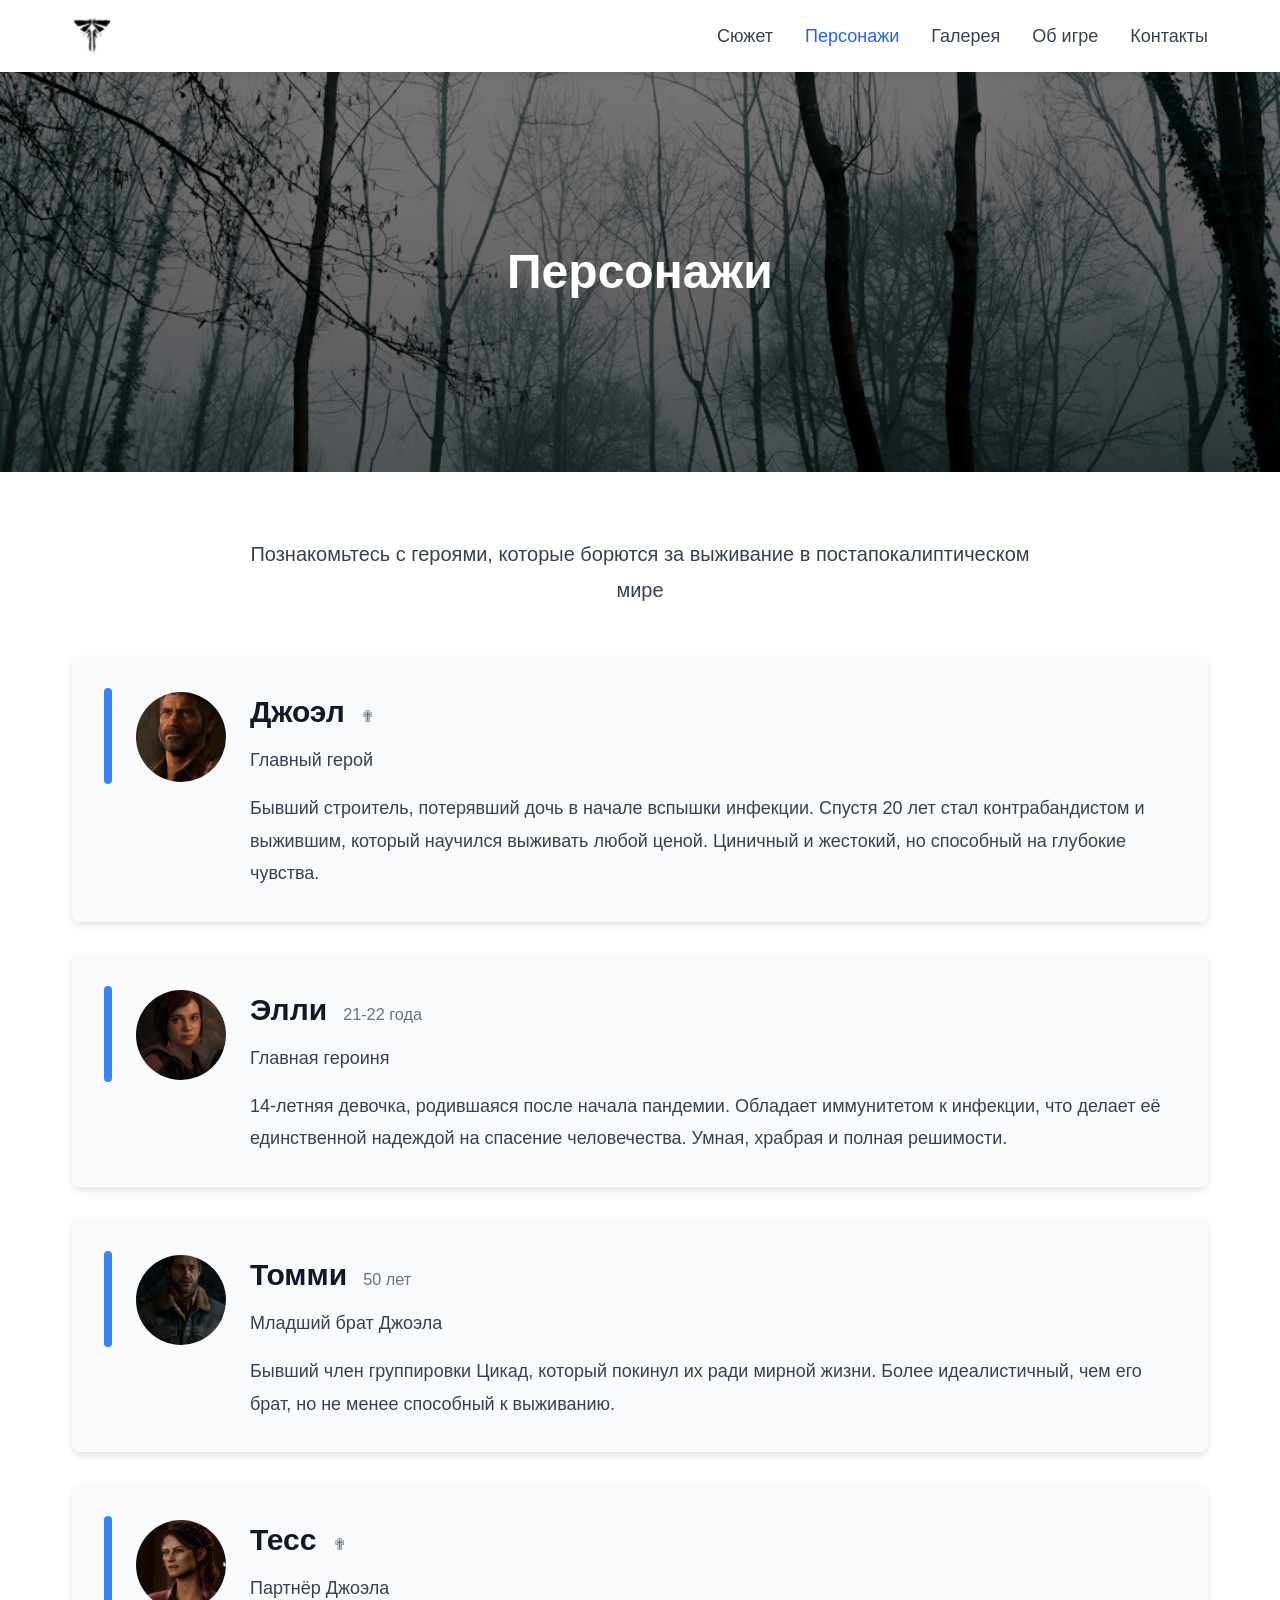
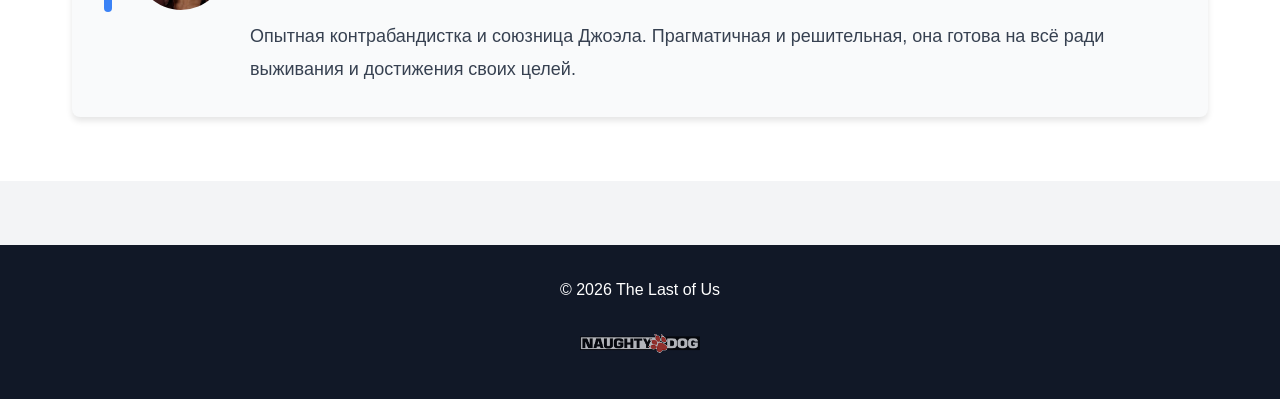
<file: characters.html>
<!DOCTYPE html>
<html lang="ru">
<head>
    <meta charset="UTF-8">
    <meta name="viewport" content="width=device-width, initial-scale=1.0">
    <title>The Last of Us - Персонажи</title>
    <link rel="stylesheet" href="css/characters.css">
</head>
<body>

    <header>
        <nav>
            <a href="index.html" class="logo">
                <img src="img/logo.svg" alt="The Last of Us Logo" width="40" height="40">
            </a>
            <ul class="nav-links">
                <li><a href="story.html">Сюжет</a></li>
                <li><a href="characters.html" class="active">Персонажи</a></li>
                <li><a href="gallery.html">Галерея</a></li>
                <li><a href="about.html">Об игре</a></li>
                <li><a href="contact.html">Контакты</a></li>
            </ul>
            <div class="burger">
                <span></span>
                <span></span>
                <span></span>
            </div>
        </nav>
    </header>

    
    <div class="page-header">
        <img src="img/charachetimage.jpg" alt="Dark Atmosphere">
        <div class="page-header-overlay">
            <h1>Персонажи</h1>
        </div>
    </div>

    
    <div class="content">
        <div class="container">
            <p style="font-size: 1.25rem; color: #374151; margin-bottom: 3rem; text-align: center; max-width: 800px; margin-left: auto; margin-right: auto;">
                Познакомьтесь с героями, которые борются за выживание в постапокалиптическом мире
            </p>

            <div class="characters-grid" id="characters-container">
                
                <!--подгрузка данных с XML файла characters.xml-->
                
            </div>
        </div>
    </div>


    <footer>
        <div class="footer-content">
            <p>&copy; 2026 The Last of Us</p>
            <img src="img/dev.png" alt="Naughty Dog">
        </div>
    </footer>


    <script src="js/menu.js"></script>
    <script src="js/characters.js"></script>
</body>
</html>
</file>
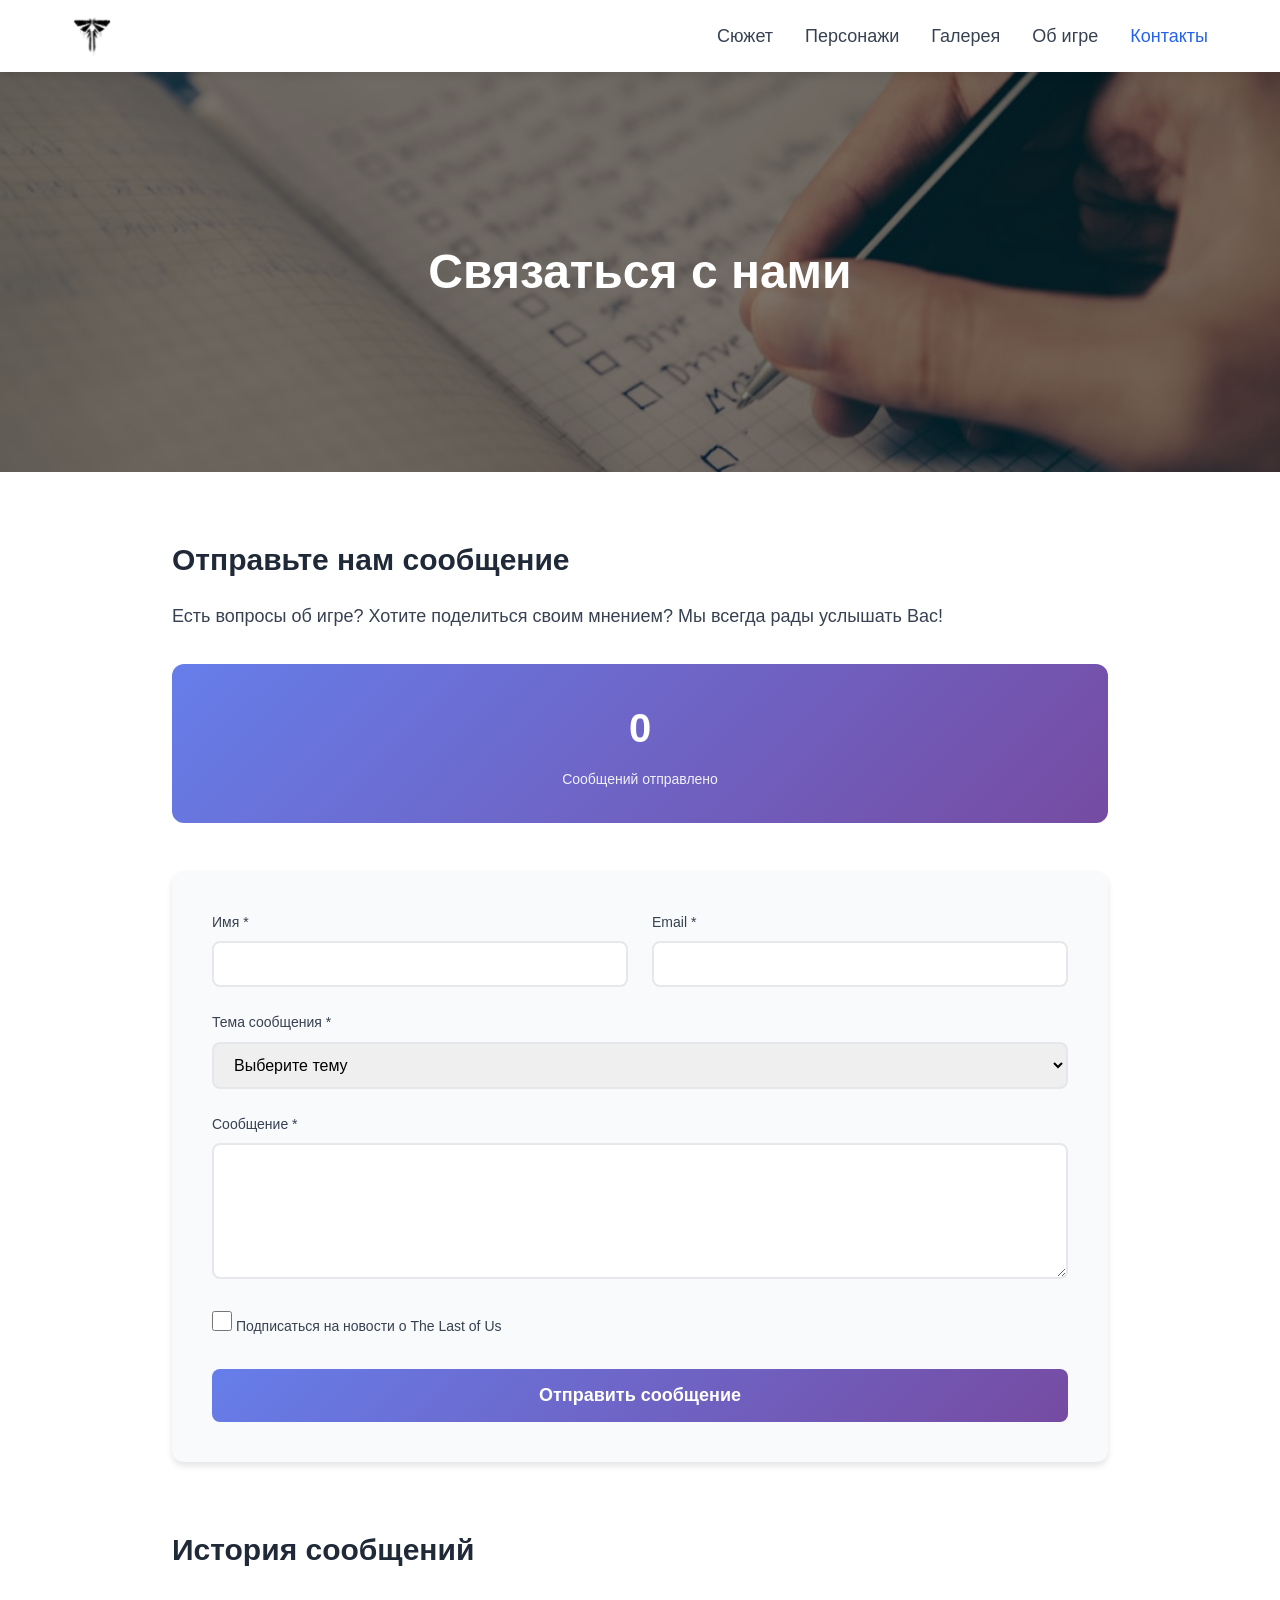
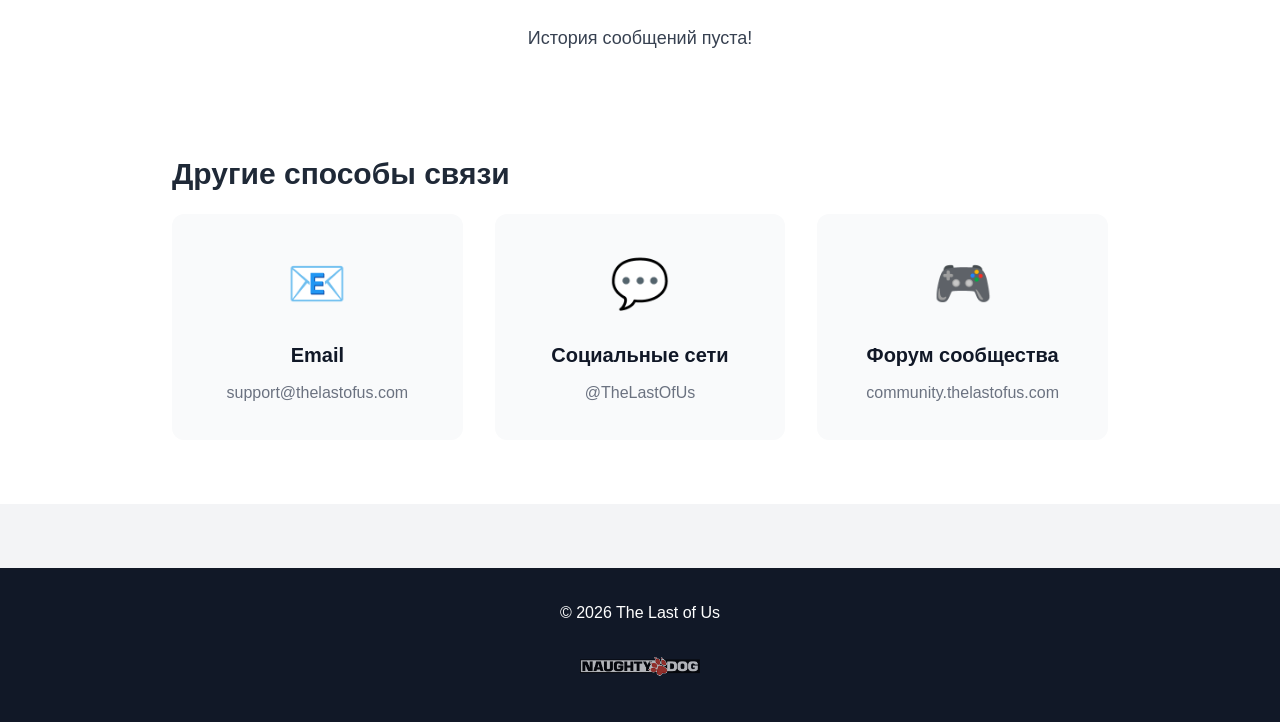
<file: contact.html>
<!DOCTYPE html>
<html lang="ru">
<head>
    <meta charset="UTF-8">
    <meta name="viewport" content="width=device-width, initial-scale=1.0">
    <title>The Last of Us - Связаться с нами</title>
    <link rel="stylesheet" href="css/contact.css">
</head>
<body>
    <header>
        <nav>
            <a href="index.html" class="logo">
                <img src="img/logo.svg" alt="The Last of Us Logo">
            </a>

            <ul class="nav-links">
                <li><a href="story.html">Сюжет</a></li>
                <li><a href="characters.html">Персонажи</a></li>
                <li><a href="gallery.html">Галерея</a></li>
                <li><a href="about.html">Об игре</a></li>
                <li><a href="contact.html" class="active">Контакты</a></li>
            </ul>

            <div class="burger">
                <span></span>
                <span></span>
                <span></span>
            </div>
        </nav>
    </header>

    <div class="page-header">
        <img src="img/wire.png" alt="Contact Us">
        <div class="page-header-overlay">
            <h1>Связаться с нами</h1>
        </div>
    </div>

    <main class="content">
        <div class="content-container">
            <section>
                <h2>Отправьте нам сообщение</h2>

                <p class="contact-description">
                    Есть вопросы об игре? Хотите поделиться своим мнением? Мы всегда рады услышать Вас!
                </p>

                <div class="contact-stats">
                    <div class="stat-item">
                        <div class="stat-number" id="messageCount">0</div>
                        <div class="stat-label">Сообщений отправлено</div>
                    </div>
                </div>

                <form id="contactForm" class="contact-form">
                    <div class="form-row">
                        <div class="form-group">
                            <label for="name">Имя *</label>
                            <input type="text" id="name" name="name" required>
                        </div>

                        <div class="form-group">
                            <label for="email">Email *</label>
                            <input type="email" id="email" name="email" required>
                        </div>
                    </div>

                    <div class="form-group">
                        <label for="subject">Тема сообщения *</label>
                        <select id="subject" name="subject" required>
                            <option value="">Выберите тему</option>
                            <option value="Общий вопрос">Общий вопрос</option>
                            <option value="Вопрос о геймплее">Вопрос о геймплее</option>
                            <option value="Вопрос о сюжете">Вопрос о сюжете</option>
                            <option value="Техническая поддержка">Техническая поддержка</option>
                            <option value="Отзыв об игре">Отзыв об игре</option>
                            <option value="Другое">Другое</option>
                        </select>
                    </div>

                    <div class="form-group">
                        <label for="message">Сообщение *</label>
                        <textarea id="message" name="message" rows="6" required></textarea>
                    </div>

                    <div class="form-group checkbox-group">
                        <label class="checkbox-label">
                            <input type="checkbox" id="newsletter" name="newsletter">
                            <span>Подписаться на новости о The Last of Us</span>
                        </label>
                    </div>

                    <button type="submit" class="btn btn-submit">Отправить сообщение</button>
                </form>
            </section>

            <section class="messages-section">
                <h2>История сообщений</h2>

                <div id="savedMessages" class="saved-messages">
                    <p class="empty-message">История сообщений пуста!</p>
                </div>
            </section>

            <section class="contacts-section">
                <h2>Другие способы связи</h2>

                <div class="contact-info-grid">
                    <div class="contact-info-item">
                        <div class="contact-icon">📧</div>
                        <h3>Email</h3>
                        <p>support@thelastofus.com</p>
                    </div>

                    <div class="contact-info-item">
                        <div class="contact-icon">💬</div>
                        <h3>Социальные сети</h3>
                        <p>@TheLastOfUs</p>
                    </div>

                    <div class="contact-info-item">
                        <div class="contact-icon">🎮</div>
                        <h3>Форум сообщества</h3>
                        <p>community.thelastofus.com</p>
                    </div>
                </div>
            </section>
        </div>
    </main>

    <footer>
        <div class="footer-content">
            <p>&copy; 2026 The Last of Us</p>
            <img src="img/dev.png" alt="Naughty Dog">
        </div>
    </footer>

    <script src="js/menu.js"></script>
    <script src="js/contact.js"></script>
</body>
</html>
</file>
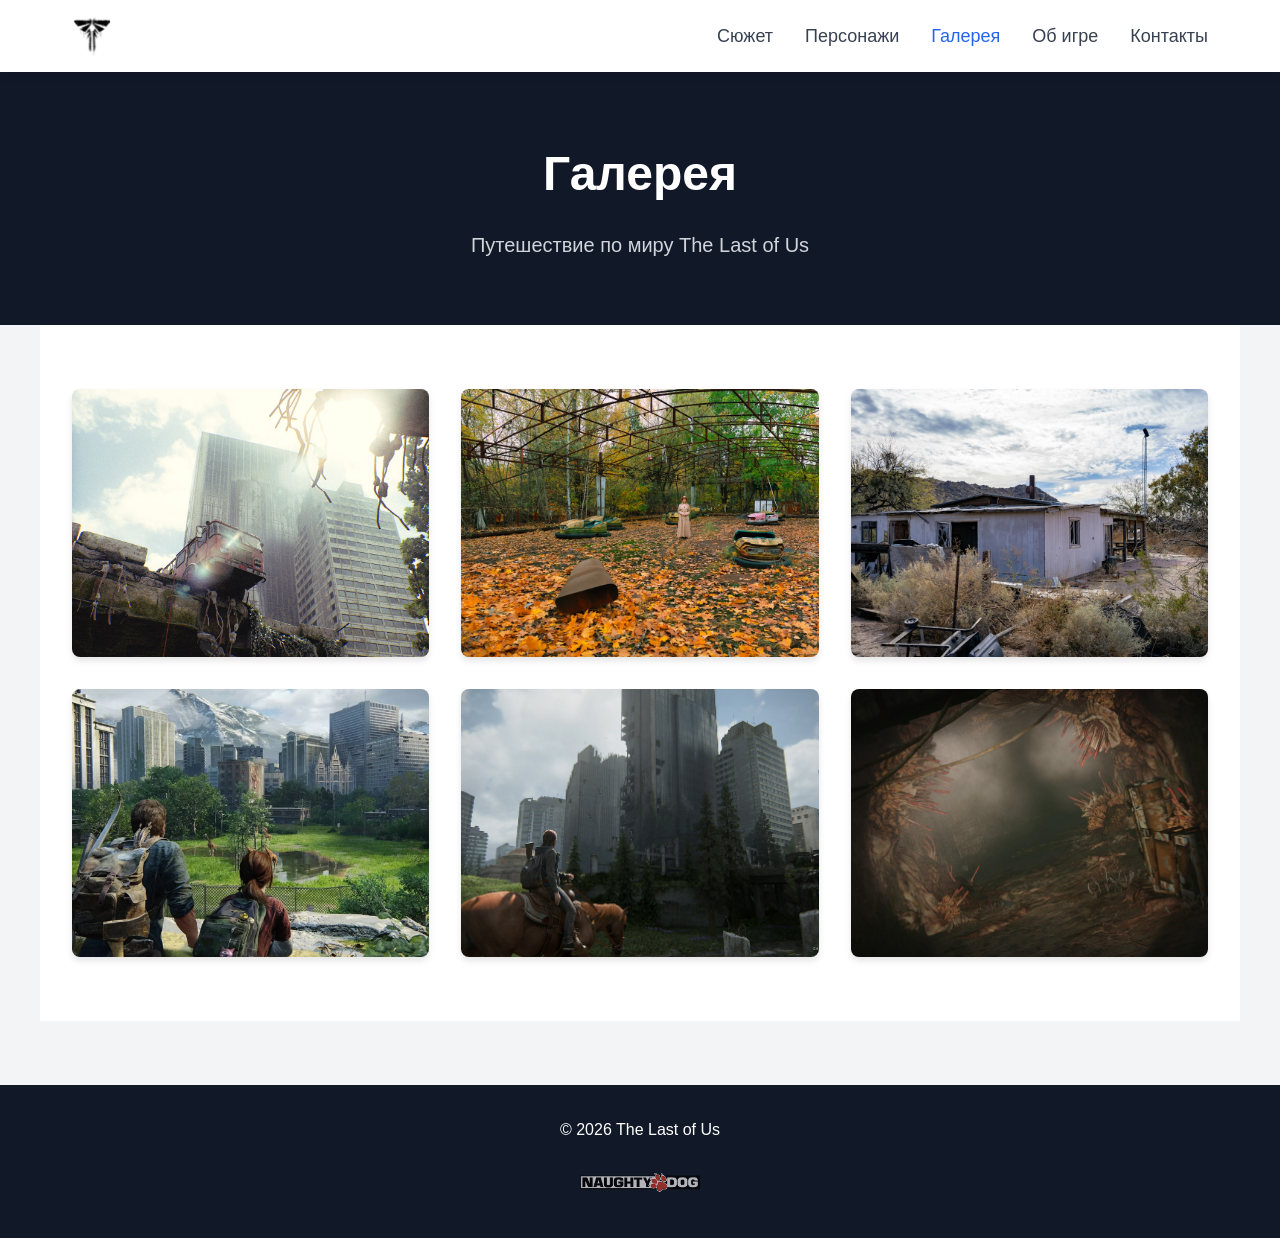
<file: gallery.html>
<!DOCTYPE html>
<html lang="ru">
<head>
    <meta charset="UTF-8">
    <meta name="viewport" content="width=device-width, initial-scale=1.0">
    <title>The Last of Us - Галерея</title>
    <link rel="stylesheet" href="css/gallery.css">
</head>
<body>

    <header>
        <nav>
            <a href="index.html" class="logo">
                <img src="img/logo.svg" alt="The Last of Us Logo" width="40" height="40">
            </a>
            <ul class="nav-links">
                <li><a href="story.html">Сюжет</a></li>
                <li><a href="characters.html">Персонажи</a></li>
                <li><a href="gallery.html" class="active">Галерея</a></li>
                <li><a href="about.html">Об игре</a></li>
                <li><a href="contact.html">Контакты</a></li>
            </ul>
            <div class="burger">
                <span></span>
                <span></span>
                <span></span>
            </div>
        </nav>
    </header>

  
    <div class="gallery-header">
        <h1>Галерея</h1>
        <p>Путешествие по миру The Last of Us</p>
    </div>

    
    <div class="gallery-grid">
        
        <div class="gallery-item">
            <img src="img/gal1.jpg" alt="The Last of Us">
            <div class="gallery-overlay">
                <div>
                    <h2>The Last of Us</h2>
                    <p>Официальный постер игры</p>
                </div>
            </div>
        </div>

        
        <div class="gallery-item">
            <img src="img/gal2.jpg" alt="Заброшенный город">
            <div class="gallery-overlay">
                <div>
                    <h2>Заброшенный город</h2>
                    <p>Природа возвращает свои права</p>
                </div>
            </div>
        </div>

       
        <div class="gallery-item">
            <img src="img/gal3.jpg" alt="Разрушенные здания">
            <div class="gallery-overlay">
                <div>
                    <h2>Разрушенные здания</h2>
                    <p>Следы былой цивилизации</p>
                </div>
            </div>
        </div>

        
        <div class="gallery-item">
            <img src="img/gal7.jpg" alt="Грибковая инфекция">
            <div class="gallery-overlay">
                <div>
                    <h2>Сплоченность</h2>
                    <p>Сплоченность - помощь в выживании</p>
                </div>
            </div>
        </div>

        
        <div class="gallery-item">
            <img src="img/gal8.jpg" alt="Путешествие">
            <div class="gallery-overlay">
                <div>
                    <h2>Путешествие</h2>
                    <p>Долгий путь через всю Америку</p>
                </div>
            </div>
        </div>

        
        <div class="gallery-item">
            <img src="img/gal9.jpg" alt="Темная атмосфера">
            <div class="gallery-overlay">
                <div>
                    <h2>Темная атмосфера</h2>
                    <p>Опасность на каждом шагу</p>
                </div>
            </div>
        </div>
    </div>

    <footer>
        <div class="footer-content">
            <p>&copy; 2026 The Last of Us</p>
            <img src="img/dev.png" alt="Naughty Dog">
        </div>
    </footer>

    <!-- переключалка галареи -->
    <div id="lightboxModal" class="lightbox-modal" aria-hidden="true">
        <button type="button" class="lightbox-close" aria-label="Закрыть">✕</button>
        <button type="button" class="lightbox-nav lightbox-prev" aria-label="Предыдущее фото">‹</button>
        <figure class="lightbox-inner">
            <img id="lightboxImage" class="lightbox-image" alt="" src="[data-uri]">
            <figcaption id="lightboxCaption" class="lightbox-caption"></figcaption>
        </figure>
        <button type="button" class="lightbox-nav lightbox-next" aria-label="Следующее фото">›</button>
    </div>

    <script src="js/menu.js"></script>
</body>
</html>
</file>
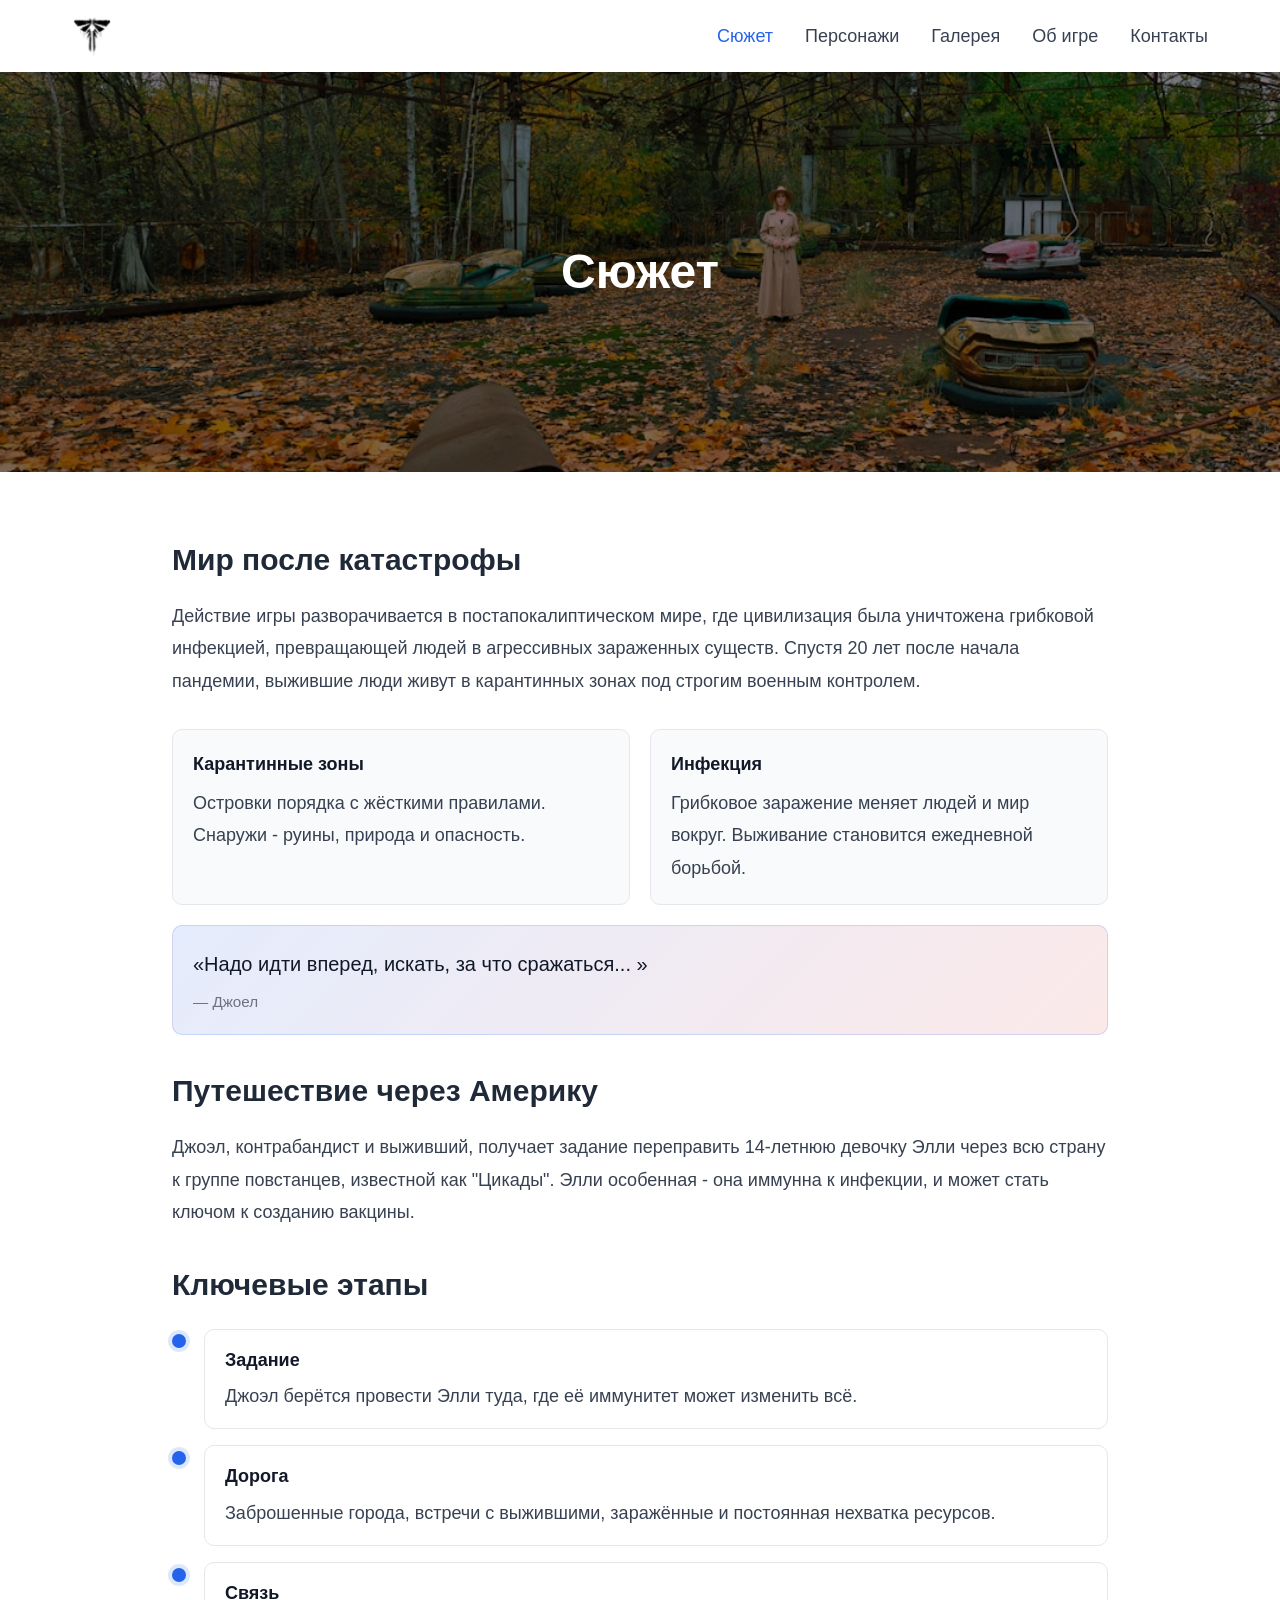
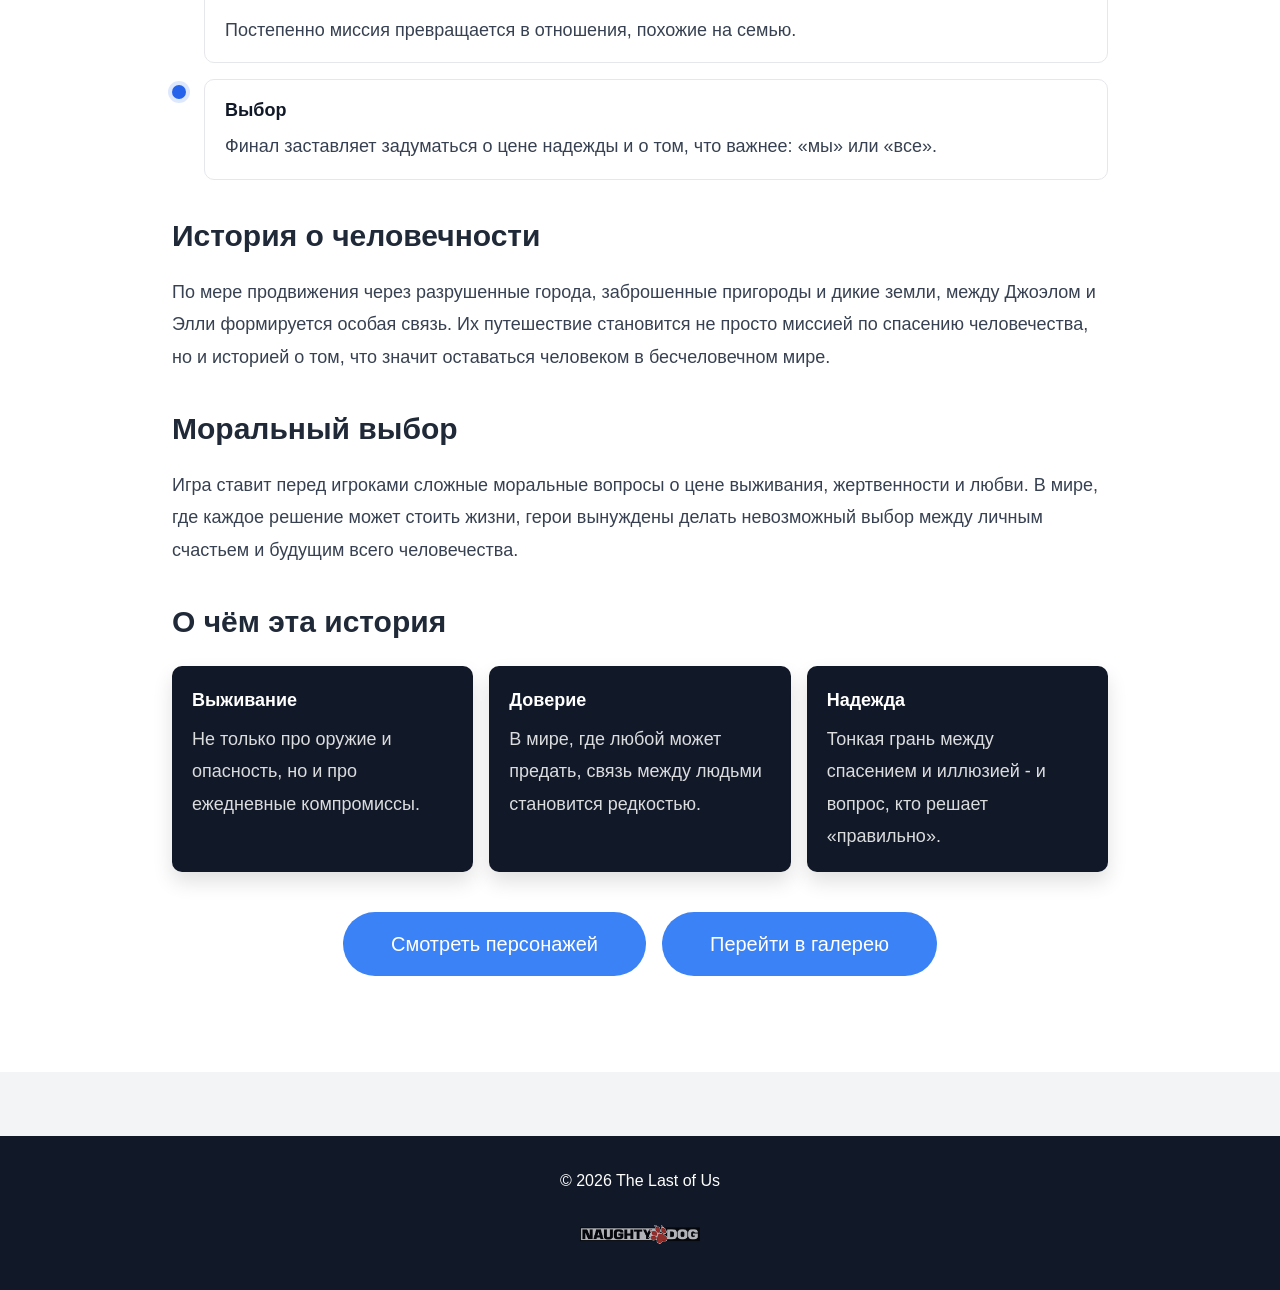
<file: story.html>
<!DOCTYPE html>
<html lang="ru">
<head>
    <meta charset="UTF-8">
    <meta name="viewport" content="width=device-width, initial-scale=1.0">
    <title>The Last of Us - Сюжет</title>
    <link rel="stylesheet" href="css/story.css">
</head>
<body>
    <header>
        <nav>
            <a href="index.html" class="logo">
                <img src="img/logo.svg" alt="The Last of Us Logo" width="40" height="40">
            </a>
            <ul class="nav-links">
                <li><a href="story.html" class="active">Сюжет</a></li>
                <li><a href="characters.html">Персонажи</a></li>
                <li><a href="gallery.html">Галерея</a></li>
                <li><a href="about.html">Об игре</a></li>
                <li><a href="contact.html">Контакты</a></li>
            </ul>
            <div class="burger">
                <span></span>
                <span></span>
                <span></span>
            </div>
        </nav>
    </header>

    <div class="page-header">
        <img src="img/storyimagejpg.jpg" alt="Post-apocalyptic City">
        <div class="page-header-overlay">
            <h1>Сюжет</h1>
        </div>
    </div>

    <div class="content">
        <div class="content-container">
            <section>
                <h2>Мир после катастрофы</h2>
                <p>
                    Действие игры разворачивается в постапокалиптическом мире, где цивилизация была
                    уничтожена грибковой инфекцией, превращающей людей в агрессивных зараженных существ.
                    Спустя 20 лет после начала пандемии, выжившие люди живут в карантинных зонах под
                    строгим военным контролем.
                </p>
            </section>

            <section class="story-split" aria-label="Кратко о мире">
                <div class="story-card">
                    <h3>Карантинные зоны</h3>
                    <p>
                        Островки порядка с жёсткими правилами. Снаружи - руины, природа и опасность.
                    </p>
                </div>
                <div class="story-card">
                    <h3>Инфекция</h3>
                    <p>
                        Грибковое заражение меняет людей и мир вокруг. Выживание становится ежедневной борьбой.
                    </p>
                </div>
                <div class="story-quote" role="note" aria-label="Цитата">
                    <p>«Надо идти вперед, искать, за что сражаться... »</p>
                    <span>— Джоел</span>
                </div>
            </section>

            <section>
                <h2>Путешествие через Америку</h2>
                <p>
                    Джоэл, контрабандист и выживший, получает задание переправить 14-летнюю девочку Элли
                    через всю страну к группе повстанцев, известной как "Цикады". Элли особенная - она
                    иммунна к инфекции, и может стать ключом к созданию вакцины.
                </p>
            </section>

            <section aria-label="Таймлайн путешествия">
                <h2>Ключевые этапы</h2>
                <div class="story-timeline">
                    <div class="story-timeline-item">
                        <div class="story-timeline-dot"></div>
                        <div class="story-timeline-content">
                            <h3>Задание</h3>
                            <p>Джоэл берётся провести Элли туда, где её иммунитет может изменить всё.</p>
                        </div>
                    </div>
                    <div class="story-timeline-item">
                        <div class="story-timeline-dot"></div>
                        <div class="story-timeline-content">
                            <h3>Дорога</h3>
                            <p>Заброшенные города, встречи с выжившими, заражённые и постоянная нехватка ресурсов.</p>
                        </div>
                    </div>
                    <div class="story-timeline-item">
                        <div class="story-timeline-dot"></div>
                        <div class="story-timeline-content">
                            <h3>Связь</h3>
                            <p>Постепенно миссия превращается в отношения, похожие на семью.</p>
                        </div>
                    </div>
                    <div class="story-timeline-item">
                        <div class="story-timeline-dot"></div>
                        <div class="story-timeline-content">
                            <h3>Выбор</h3>
                            <p>Финал заставляет задуматься о цене надежды и о том, что важнее: «мы» или «все».</p>
                        </div>
                    </div>
                </div>
            </section>

            <section>
                <h2>История о человечности</h2>
                <p>
                    По мере продвижения через разрушенные города, заброшенные пригороды и дикие земли,
                    между Джоэлом и Элли формируется особая связь. Их путешествие становится не просто
                    миссией по спасению человечества, но и историей о том, что значит оставаться человеком
                    в бесчеловечном мире.
                </p>
            </section>

            <section>
                <h2>Моральный выбор</h2>
                <p>
                    Игра ставит перед игроками сложные моральные вопросы о цене выживания, жертвенности и
                    любви. В мире, где каждое решение может стоить жизни, герои вынуждены делать
                    невозможный выбор между личным счастьем и будущим всего человечества.
                </p>
            </section>

            <section aria-label="Темы сюжета">
                <h2>О чём эта история</h2>
                <div class="story-themes">
                    <div class="story-theme">
                        <h3>Выживание</h3>
                        <p>Не только про оружие и опасность, но и про ежедневные компромиссы.</p>
                    </div>
                    <div class="story-theme">
                        <h3>Доверие</h3>
                        <p>В мире, где любой может предать, связь между людьми становится редкостью.</p>
                    </div>
                    <div class="story-theme">
                        <h3>Надежда</h3>
                        <p>Тонкая грань между спасением и иллюзией - и вопрос, кто решает «правильно».</p>
                    </div>
                </div>
            </section>

            <section class="story-actions" aria-label="Дальше по сайту">
                <a class="btn story-btn" href="characters.html">Смотреть персонажей</a>
                <a class="btn story-btn" href="gallery.html">Перейти в галерею</a>
            </section>
        </div>
    </div>

    <footer>
        <div class="footer-content">
            <p>&copy; 2026 The Last of Us</p>
            <img src="img/dev.png" alt="Naughty Dog">
        </div>
    </footer>

    <script src="js/menu.js"></script>
</body>
</html>
</file>
<file: css/characters.css>
* {
  margin: 0;
  padding: 0;
  -webkit-box-sizing: border-box;
          box-sizing: border-box;
}

body {
  font-family: -apple-system, BlinkMacSystemFont, "Segoe UI", Roboto, "Helvetica Neue", Arial, sans-serif;
  line-height: 1.6;
  color: #333;
  background-color: #f3f4f6;
}

a {
  text-decoration: none;
  color: inherit;
}

img {
  max-width: 100%;
  height: auto;
  display: block;
}

header {
  background-color: rgba(255, 255, 255, 0.95);
  -webkit-backdrop-filter: blur(10px);
          backdrop-filter: blur(10px);
  -webkit-box-shadow: 0 2px 10px rgba(0, 0, 0, 0.1);
          box-shadow: 0 2px 10px rgba(0, 0, 0, 0.1);
  position: -webkit-sticky;
  position: sticky;
  top: 0;
  z-index: 1000;
}

nav {
  max-width: 1200px;
  margin: 0 auto;
  padding: 1rem 2rem;
  display: -webkit-box;
  display: -ms-flexbox;
  display: flex;
  -webkit-box-pack: justify;
      -ms-flex-pack: justify;
          justify-content: space-between;
  -webkit-box-align: center;
      -ms-flex-align: center;
          align-items: center;
}

.logo {
  display: -webkit-box;
  display: -ms-flexbox;
  display: flex;
  -webkit-box-align: center;
      -ms-flex-align: center;
          align-items: center;
  gap: 1rem;
  -webkit-transition: opacity 0.3s ease, -webkit-transform 0.7s ease;
  transition: opacity 0.3s ease, -webkit-transform 0.7s ease;
  transition: opacity 0.3s ease, transform 0.7s ease;
  transition: opacity 0.3s ease, transform 0.7s ease, -webkit-transform 0.7s ease;
}

.logo:hover {
  opacity: 0.8;
  -webkit-transform: rotate(360deg);
          transform: rotate(360deg);
}

.logo img {
  height: 40px;
  width: 40px;
  -o-object-fit: contain;
     object-fit: contain;
}

.nav-links {
  display: -webkit-box;
  display: -ms-flexbox;
  display: flex;
  gap: 2rem;
  list-style: none;
}

.nav-links a {
  font-size: 1.125rem;
  color: #374151;
  -webkit-transition: color 0.3s;
  transition: color 0.3s;
}

.nav-links a:hover, .nav-links a.active {
  color: #2563eb;
}

footer {
  background-color: #111827;
  color: white;
  padding: 2rem 0;
  margin-top: 4rem;
}

.footer-content {
  max-width: 1200px;
  margin: 0 auto;
  padding: 0 2rem;
  text-align: center;
}

.footer-content p {
  margin-bottom: 1rem;
}

.footer-content img {
  height: 48px;
  opacity: 0.8;
  margin: 0 auto;
}

.container {
  max-width: 1200px;
  margin: 0 auto;
  padding: 0 2rem;
}

.btn {
  display: inline-block;
  background-color: #3b82f6;
  color: white;
  padding: 1rem 3rem;
  border-radius: 9999px;
  font-size: 1.25rem;
  -webkit-transition: background-color 0.3s;
  transition: background-color 0.3s;
  -webkit-transition: -webkit-box-shadow 0.3s;
  transition: -webkit-box-shadow 0.3s;
  transition: box-shadow 0.3s;
  transition: box-shadow 0.3s, -webkit-box-shadow 0.3s;
  border: none;
  cursor: pointer;
}

.btn:hover {
  background-color: #2563eb;
  -webkit-box-shadow: 1.5px 1.5px 10px 0px #1494b1;
          box-shadow: 1.5px 1.5px 10px 0px #1494b1;
}

.page-header {
  position: relative;
  height: 400px;
  overflow: hidden;
}

.page-header img {
  width: 100%;
  height: 100%;
  -o-object-fit: cover;
     object-fit: cover;
}

.page-header-overlay {
  position: absolute;
  inset: 0;
  background-color: rgba(0, 0, 0, 0.5);
  display: -webkit-box;
  display: -ms-flexbox;
  display: flex;
  -webkit-box-align: center;
      -ms-flex-align: center;
          align-items: center;
  -webkit-box-pack: center;
      -ms-flex-pack: center;
          justify-content: center;
}

.page-header h1 {
  color: white;
  font-size: 3rem;
}

.content {
  background-color: white;
  padding: 4rem 0;
}

.content-container {
  max-width: 1000px;
  margin: 0 auto;
  padding: 0 2rem;
}

.content section {
  margin-bottom: 2rem;
}

.content h2 {
  font-size: 1.875rem;
  margin-bottom: 1rem;
  color: #1f2937;
}

.content p {
  font-size: 1.125rem;
  color: #374151;
  line-height: 1.8;
}

.burger {
  display: none;
  -webkit-box-orient: vertical;
  -webkit-box-direction: normal;
      -ms-flex-direction: column;
          flex-direction: column;
  cursor: pointer;
  z-index: 1001;
  gap: 5px;
}

.burger span {
  width: 28px;
  height: 3px;
  background-color: #374151;
  border-radius: 2px;
  -webkit-transition: all 0.3s ease;
  transition: all 0.3s ease;
}

.burger.active span:nth-child(1) {
  -webkit-transform: rotate(45deg) translate(8px, 8px);
          transform: rotate(45deg) translate(8px, 8px);
}

.burger.active span:nth-child(2) {
  opacity: 0;
}

.burger.active span:nth-child(3) {
  -webkit-transform: rotate(-45deg) translate(7px, -7px);
          transform: rotate(-45deg) translate(7px, -7px);
}

.characters-grid {
  display: -ms-grid;
  display: grid;
  gap: 2rem;
}

.character-card {
  background-color: #f9fafb;
  border-radius: 8px;
  padding: 2rem;
  -webkit-box-shadow: 0 4px 6px rgba(0, 0, 0, 0.1);
          box-shadow: 0 4px 6px rgba(0, 0, 0, 0.1);
  -webkit-transition: -webkit-box-shadow 0.3s;
  transition: -webkit-box-shadow 0.3s;
  transition: box-shadow 0.3s;
  transition: box-shadow 0.3s, -webkit-box-shadow 0.3s;
}

.character-card:hover {
  -webkit-box-shadow: 0 10px 20px rgba(0, 0, 0, 0.15);
          box-shadow: 0 10px 20px rgba(0, 0, 0, 0.15);
}

.character-content {
  display: -webkit-box;
  display: -ms-flexbox;
  display: flex;
  gap: 1.5rem;
}

.character-avatar {
  width: 90px;
  height: 90px;
  border-radius: 9999px;
  -o-object-fit: cover;
     object-fit: cover;
  -ms-flex-negative: 0;
      flex-shrink: 0;
  margin-top: 0.25rem;
}

.character-avatar:hover {
  -webkit-transform: scale(1.1);
          transform: scale(1.1);
  -webkit-transition: -webkit-transform 0.3s ease;
  transition: -webkit-transform 0.3s ease;
  transition: transform 0.3s ease;
  transition: transform 0.3s ease, -webkit-transform 0.3s ease;
}

.character-accent {
  -ms-flex-negative: 0;
      flex-shrink: 0;
  width: 8px;
  height: 96px;
  background-color: #3b82f6;
  border-radius: 4px;
}

.character-info {
  -webkit-box-flex: 1;
      -ms-flex: 1;
          flex: 1;
}

.character-header {
  display: -webkit-box;
  display: -ms-flexbox;
  display: flex;
  -webkit-box-align: baseline;
      -ms-flex-align: baseline;
          align-items: baseline;
  gap: 1rem;
  margin-bottom: 0.5rem;
}

.character-header h2 {
  font-size: 1.875rem;
  color: #111827;
  margin: 0;
}

.character-age {
  font-size: 1.015rem;
  color: #6b7280;
}

.character-role {
  color: #2563eb;
  margin-bottom: 1rem;
}

.character-description {
  font-size: 1.125rem;
  color: #374151;
  line-height: 1.8;
}

@media (max-width: 768px) {
  .lightbox-nav {
    width: 44px;
    height: 44px;
    font-size: 1.75rem;
  }
}

@media (max-width: 768px) {
  .burger {
    display: -webkit-box;
    display: -ms-flexbox;
    display: flex;
  }
  .nav-links {
    display: none !important;
    position: fixed;
    right: -100%;
    top: 0;
    -webkit-box-orient: vertical;
    -webkit-box-direction: normal;
        -ms-flex-direction: column;
            flex-direction: column;
    background-color: rgba(255, 255, 255, 0.98);
    -webkit-backdrop-filter: blur(10px);
            backdrop-filter: blur(10px);
    width: 70%;
    max-width: 300px;
    height: 100vh;
    padding: 5rem 2rem 2rem;
    gap: 2rem;
    -webkit-transition: right 0.3s ease;
    transition: right 0.3s ease;
    -webkit-box-shadow: -5px 0 20px rgba(0, 0, 0, 0.1);
            box-shadow: -5px 0 20px rgba(0, 0, 0, 0.1);
  }
  .nav-links.active {
    display: -webkit-box !important;
    display: -ms-flexbox !important;
    display: flex !important;
    right: 0;
  }
  .nav-links a {
    font-size: 1.25rem;
    padding: 0.75rem 0;
    border-bottom: 1px solid #e5e7eb;
  }
  .hero-content h1 {
    font-size: 2rem;
  }
  .hero-content p {
    font-size: 1.125rem;
  }
  .hero-content .subtitle {
    font-size: 1rem;
  }
  .page-header h1 {
    font-size: 2rem;
  }
  .gallery-grid {
    -ms-grid-columns: 1fr;
        grid-template-columns: 1fr;
  }
  .hero-icon-1,
  .hero-icon-2,
  .hero-icon-3 {
    display: none;
  }
  nav {
    padding: 1rem 1.5rem;
  }
  .container,
  .content-container {
    padding: 0 1.5rem;
  }
  .story-split {
    -ms-grid-columns: 1fr;
        grid-template-columns: 1fr;
  }
  .story-themes {
    display: -ms-grid;
    display: grid;
    -ms-grid-columns: 1fr;
        grid-template-columns: 1fr;
    gap: 1rem;
    margin-top: 1.25rem;
  }
  .character-content {
    -webkit-box-orient: vertical;
    -webkit-box-direction: normal;
        -ms-flex-direction: column;
            flex-direction: column;
  }
  .character-accent {
    width: 100%;
    height: 6px;
  }
  .character-avatar {
    margin-top: -0.25rem;
    margin-bottom: 0.5rem;
  }
  .info-grid {
    -ms-grid-columns: 1fr;
        grid-template-columns: 1fr;
  }
  .about-screenshots {
    -ms-grid-columns: 1fr 1fr;
        grid-template-columns: 1fr 1fr;
  }
  .about-req {
    -ms-grid-columns: 1fr;
        grid-template-columns: 1fr;
  }
  .video-placeholder h3,
  .video-placeholder p {
    display: none;
  }
  .play-icon {
    width: 96px;
    height: 96px;
    margin: 0 0 0;
    opacity: 0.5;
    cursor: pointer;
  }
  h2 {
    text-align: center;
  }
  .page-header {
    height: 300px;
  }
  .page-header h1 {
    font-size: 2rem;
  }
  .content-container {
    padding: 0 1.5rem;
  }
  .contact-form {
    padding: 1.5rem;
  }
  .form-row {
    -ms-grid-columns: 1fr;
        grid-template-columns: 1fr;
  }
  .contact-info-grid {
    -ms-grid-columns: 1fr;
        grid-template-columns: 1fr;
  }
  .stat-number {
    font-size: 2rem;
  }
}

@media (max-width: 1024px) and (min-width: 768px) {
  .burger {
    display: -webkit-box;
    display: -ms-flexbox;
    display: flex;
  }
  .nav-links {
    display: none;
    position: fixed;
    right: -100%;
    top: 0;
    -webkit-box-orient: vertical;
    -webkit-box-direction: normal;
        -ms-flex-direction: column;
            flex-direction: column;
    background-color: rgba(255, 255, 255, 0.98);
    -webkit-backdrop-filter: blur(10px);
            backdrop-filter: blur(10px);
    width: 50%;
    max-width: 350px;
    height: 100vh;
    padding: 5rem 3rem 2rem;
    gap: 2rem;
    -webkit-transition: right 0.3s ease;
    transition: right 0.3s ease;
    -webkit-box-shadow: -5px 0 20px rgba(0, 0, 0, 0.1);
            box-shadow: -5px 0 20px rgba(0, 0, 0, 0.1);
  }
  .nav-links.active {
    display: -webkit-box;
    display: -ms-flexbox;
    display: flex;
    right: 0;
  }
  .nav-links a {
    font-size: 1.375rem;
    padding: 1rem 0;
    border-bottom: 1px solid #e5e7eb;
  }
}
/*# sourceMappingURL=characters.css.map */
</file>
<file: css/contact.css>
/* Base */
* {
  margin: 0;
  padding: 0;
  -webkit-box-sizing: border-box;
          box-sizing: border-box;
}

body {
  font-family: -apple-system, BlinkMacSystemFont, "Segoe UI", Roboto, "Helvetica Neue", Arial, sans-serif;
  line-height: 1.6;
  color: #333;
  background-color: #f3f4f6;
}

a {
  text-decoration: none;
  color: inherit;
}

img {
  max-width: 100%;
  height: auto;
  display: block;
}

header {
  background-color: rgba(255, 255, 255, 0.95);
  -webkit-backdrop-filter: blur(10px);
          backdrop-filter: blur(10px);
  -webkit-box-shadow: 0 2px 10px rgba(0, 0, 0, 0.1);
          box-shadow: 0 2px 10px rgba(0, 0, 0, 0.1);
  position: -webkit-sticky;
  position: sticky;
  top: 0;
  z-index: 1000;
}

nav {
  max-width: 1200px;
  margin: 0 auto;
  padding: 1rem 2rem;
  display: -webkit-box;
  display: -ms-flexbox;
  display: flex;
  -webkit-box-pack: justify;
      -ms-flex-pack: justify;
          justify-content: space-between;
  -webkit-box-align: center;
      -ms-flex-align: center;
          align-items: center;
}

.logo {
  display: -webkit-box;
  display: -ms-flexbox;
  display: flex;
  -webkit-box-align: center;
      -ms-flex-align: center;
          align-items: center;
  gap: 1rem;
  -webkit-transition: opacity 0.3s ease, -webkit-transform 0.7s ease;
  transition: opacity 0.3s ease, -webkit-transform 0.7s ease;
  transition: opacity 0.3s ease, transform 0.7s ease;
  transition: opacity 0.3s ease, transform 0.7s ease, -webkit-transform 0.7s ease;
}

.logo:hover {
  opacity: 0.8;
  -webkit-transform: rotate(360deg);
          transform: rotate(360deg);
}

.logo img {
  height: 40px;
  width: 40px;
  -o-object-fit: contain;
     object-fit: contain;
}

.nav-links {
  display: -webkit-box;
  display: -ms-flexbox;
  display: flex;
  gap: 2rem;
  list-style: none;
}

.nav-links a {
  font-size: 1.125rem;
  color: #374151;
  -webkit-transition: color 0.3s;
  transition: color 0.3s;
}

.nav-links a:hover, .nav-links a.active {
  color: #2563eb;
}

.burger {
  display: none;
  -webkit-box-orient: vertical;
  -webkit-box-direction: normal;
      -ms-flex-direction: column;
          flex-direction: column;
  cursor: pointer;
  z-index: 1001;
  gap: 5px;
}

.burger span {
  width: 28px;
  height: 3px;
  background-color: #374151;
  border-radius: 2px;
  -webkit-transition: all 0.3s ease;
  transition: all 0.3s ease;
}

.burger.active span:nth-child(1) {
  -webkit-transform: rotate(45deg) translate(8px, 8px);
          transform: rotate(45deg) translate(8px, 8px);
}

.burger.active span:nth-child(2) {
  opacity: 0;
}

.burger.active span:nth-child(3) {
  -webkit-transform: rotate(-45deg) translate(7px, -7px);
          transform: rotate(-45deg) translate(7px, -7px);
}

.page-header {
  position: relative;
  height: 400px;
  overflow: hidden;
}

.page-header img {
  width: 100%;
  height: 100%;
  -o-object-fit: cover;
     object-fit: cover;
}

.page-header h1 {
  color: white;
  font-size: 3rem;
}

.page-header-overlay {
  position: absolute;
  inset: 0;
  background-color: rgba(0, 0, 0, 0.5);
  display: -webkit-box;
  display: -ms-flexbox;
  display: flex;
  -webkit-box-align: center;
      -ms-flex-align: center;
          align-items: center;
  -webkit-box-pack: center;
      -ms-flex-pack: center;
          justify-content: center;
}

.content {
  background-color: white;
  padding: 4rem 0;
}

.content h2 {
  font-size: 1.875rem;
  margin-bottom: 1rem;
  color: #1f2937;
}

.content p {
  font-size: 1.125rem;
  color: #374151;
  line-height: 1.8;
}

.content-container {
  max-width: 1000px;
  margin: 0 auto;
  padding: 0 2rem;
}

.contact-description {
  margin-bottom: 2rem;
  color: #6b7280;
}

.contact-stats {
  display: -ms-grid;
  display: grid;
  -ms-grid-columns: 1fr;
      grid-template-columns: 1fr;
  gap: 1.5rem;
  margin-bottom: 3rem;
  padding: 2rem;
  background: linear-gradient(135deg, #667eea 0%, #764ba2 100%);
  border-radius: 12px;
}

.stat-item {
  text-align: center;
  color: white;
}

.stat-number {
  font-size: 2.5rem;
  font-weight: bold;
  margin-bottom: 0.5rem;
}

.stat-label {
  font-size: 0.875rem;
  opacity: 0.9;
}

.contact-form {
  background-color: #f9fafb;
  padding: 2.5rem;
  border-radius: 12px;
  -webkit-box-shadow: 0 4px 6px rgba(0, 0, 0, 0.1);
          box-shadow: 0 4px 6px rgba(0, 0, 0, 0.1);
}

.form-row {
  display: -ms-grid;
  display: grid;
  -ms-grid-columns: (1fr)[2];
      grid-template-columns: repeat(2, 1fr);
  gap: 1.5rem;
}

.form-group {
  margin-bottom: 1.5rem;
}

.form-group label {
  display: block;
  margin-bottom: 0.5rem;
  color: #374151;
  font-weight: 500;
  font-size: 0.875rem;
}

.form-group input,
.form-group select,
.form-group textarea {
  width: 100%;
  padding: 0.75rem 1rem;
  border: 2px solid #e5e7eb;
  border-radius: 8px;
  font-size: 1rem;
  font-family: inherit;
  -webkit-transition: 0.3s;
  transition: 0.3s;
}

.form-group input:focus,
.form-group select:focus,
.form-group textarea:focus {
  outline: none;
  border-color: #3b82f6;
  -webkit-box-shadow: 0 0 0 3px rgba(59, 130, 246, 0.1);
          box-shadow: 0 0 0 3px rgba(59, 130, 246, 0.1);
}

.form-group textarea {
  resize: vertical;
  min-height: 120px;
}

.checkbox-group {
  margin-bottom: 2rem;
}

.checkbox-label {
  display: -webkit-box;
  display: -ms-flexbox;
  display: flex;
  -webkit-box-align: center;
      -ms-flex-align: center;
          align-items: center;
  gap: 0.75rem;
  cursor: pointer;
}

.checkbox-label input {
  width: 1.25rem;
  height: 1.25rem;
  cursor: pointer;
}

.btn {
  display: inline-block;
  border: none;
  cursor: pointer;
}

.btn-submit {
  width: 100%;
  background: linear-gradient(135deg, #667eea 0%, #764ba2 100%);
  color: white;
  padding: 1rem 2rem;
  border-radius: 8px;
  font-size: 1.125rem;
  font-weight: 600;
  -webkit-transition: 0.2s;
  transition: 0.2s;
}

.btn-submit:hover {
  -webkit-transform: translateY(-2px);
          transform: translateY(-2px);
  -webkit-box-shadow: 0 10px 20px rgba(102, 126, 234, 0.3);
          box-shadow: 0 10px 20px rgba(102, 126, 234, 0.3);
}

.messages-section {
  margin-top: 4rem;
}

.saved-messages {
  display: -ms-grid;
  display: grid;
  gap: 1.5rem;
}

.empty-message {
  color: #6b7280;
  text-align: center;
  padding: 2rem;
}

.message-card {
  background-color: #f9fafb;
  border-left: 4px solid #3b82f6;
  border-radius: 8px;
  padding: 1.5rem;
  -webkit-box-shadow: 0 2px 4px rgba(0, 0, 0, 0.05);
          box-shadow: 0 2px 4px rgba(0, 0, 0, 0.05);
}

.message-card h3 {
  font-size: 1.25rem;
  color: #111827;
  margin-bottom: 0.25rem;
}

.message-email {
  font-size: 0.875rem;
  color: #6b7280;
  margin-bottom: 1rem;
}

.message-subject {
  display: inline-block;
  background-color: #3b82f6;
  color: white;
  padding: 0.25rem 0.75rem;
  border-radius: 999px;
  font-size: 0.75rem;
  font-weight: 500;
  margin-bottom: 1rem;
}

.message-text {
  color: #374151;
  line-height: 1.7;
  word-break: break-word;
}

.newsletter-badge {
  display: inline-block;
  background-color: #10b981;
  color: white;
  padding: 0.25rem 0.75rem;
  border-radius: 999px;
  font-size: 0.75rem;
  font-weight: 500;
  margin-top: 1rem;
}

.contacts-section {
  margin-top: 4rem;
}

.contact-info-grid {
  display: -ms-grid;
  display: grid;
  -ms-grid-columns: (1fr)[3];
      grid-template-columns: repeat(3, 1fr);
  gap: 2rem;
}

.contact-info-item {
  background-color: #f9fafb;
  padding: 2rem;
  border-radius: 12px;
  text-align: center;
  -webkit-transition: 0.3s;
  transition: 0.3s;
}

.contact-info-item:hover {
  -webkit-transform: translateY(-5px);
          transform: translateY(-5px);
  -webkit-box-shadow: 0 10px 20px rgba(0, 0, 0, 0.1);
          box-shadow: 0 10px 20px rgba(0, 0, 0, 0.1);
}

.contact-info-item h3 {
  font-size: 1.25rem;
  color: #111827;
  margin-bottom: 0.5rem;
}

.contact-info-item p {
  color: #6b7280;
  font-size: 1rem;
}

.contact-icon {
  font-size: 3rem;
  margin-bottom: 1rem;
}

footer {
  background-color: #111827;
  color: white;
  padding: 2rem 0;
  margin-top: 4rem;
}

.footer-content {
  max-width: 1200px;
  margin: 0 auto;
  padding: 0 2rem;
  text-align: center;
}

.footer-content p {
  margin-bottom: 1rem;
}

.footer-content img {
  height: 48px;
  opacity: 0.8;
  margin: 0 auto;
}

@media (max-width: 768px) {
  .lightbox-nav {
    width: 44px;
    height: 44px;
    font-size: 1.75rem;
  }
}

@media (max-width: 768px) {
  .burger {
    display: -webkit-box;
    display: -ms-flexbox;
    display: flex;
  }
  .nav-links {
    display: none !important;
    position: fixed;
    right: -100%;
    top: 0;
    -webkit-box-orient: vertical;
    -webkit-box-direction: normal;
        -ms-flex-direction: column;
            flex-direction: column;
    background-color: rgba(255, 255, 255, 0.98);
    -webkit-backdrop-filter: blur(10px);
            backdrop-filter: blur(10px);
    width: 70%;
    max-width: 300px;
    height: 100vh;
    padding: 5rem 2rem 2rem;
    gap: 2rem;
    -webkit-transition: right 0.3s ease;
    transition: right 0.3s ease;
    -webkit-box-shadow: -5px 0 20px rgba(0, 0, 0, 0.1);
            box-shadow: -5px 0 20px rgba(0, 0, 0, 0.1);
  }
  .nav-links.active {
    display: -webkit-box !important;
    display: -ms-flexbox !important;
    display: flex !important;
    right: 0;
  }
  .nav-links a {
    font-size: 1.25rem;
    padding: 0.75rem 0;
    border-bottom: 1px solid #e5e7eb;
  }
  .hero-content h1 {
    font-size: 2rem;
  }
  .hero-content p {
    font-size: 1.125rem;
  }
  .hero-content .subtitle {
    font-size: 1rem;
  }
  .page-header h1 {
    font-size: 2rem;
  }
  .gallery-grid {
    -ms-grid-columns: 1fr;
        grid-template-columns: 1fr;
  }
  .hero-icon-1,
  .hero-icon-2,
  .hero-icon-3 {
    display: none;
  }
  nav {
    padding: 1rem 1.5rem;
  }
  .container,
  .content-container {
    padding: 0 1.5rem;
  }
  .story-split {
    -ms-grid-columns: 1fr;
        grid-template-columns: 1fr;
  }
  .story-themes {
    display: -ms-grid;
    display: grid;
    -ms-grid-columns: 1fr;
        grid-template-columns: 1fr;
    gap: 1rem;
    margin-top: 1.25rem;
  }
  .character-content {
    -webkit-box-orient: vertical;
    -webkit-box-direction: normal;
        -ms-flex-direction: column;
            flex-direction: column;
  }
  .character-accent {
    width: 100%;
    height: 6px;
  }
  .character-avatar {
    margin-top: -0.25rem;
    margin-bottom: 0.5rem;
  }
  .info-grid {
    -ms-grid-columns: 1fr;
        grid-template-columns: 1fr;
  }
  .about-screenshots {
    -ms-grid-columns: 1fr 1fr;
        grid-template-columns: 1fr 1fr;
  }
  .about-req {
    -ms-grid-columns: 1fr;
        grid-template-columns: 1fr;
  }
  .video-placeholder h3,
  .video-placeholder p {
    display: none;
  }
  .play-icon {
    width: 96px;
    height: 96px;
    margin: 0 0 0;
    opacity: 0.5;
    cursor: pointer;
  }
  h2 {
    text-align: center;
  }
  .page-header {
    height: 300px;
  }
  .page-header h1 {
    font-size: 2rem;
  }
  .content-container {
    padding: 0 1.5rem;
  }
  .contact-form {
    padding: 1.5rem;
  }
  .form-row {
    -ms-grid-columns: 1fr;
        grid-template-columns: 1fr;
  }
  .contact-info-grid {
    -ms-grid-columns: 1fr;
        grid-template-columns: 1fr;
  }
  .stat-number {
    font-size: 2rem;
  }
}

@media (max-width: 1024px) and (min-width: 768px) {
  .burger {
    display: -webkit-box;
    display: -ms-flexbox;
    display: flex;
  }
  .nav-links {
    display: none;
    position: fixed;
    right: -100%;
    top: 0;
    -webkit-box-orient: vertical;
    -webkit-box-direction: normal;
        -ms-flex-direction: column;
            flex-direction: column;
    background-color: rgba(255, 255, 255, 0.98);
    -webkit-backdrop-filter: blur(10px);
            backdrop-filter: blur(10px);
    width: 50%;
    max-width: 350px;
    height: 100vh;
    padding: 5rem 3rem 2rem;
    gap: 2rem;
    -webkit-transition: right 0.3s ease;
    transition: right 0.3s ease;
    -webkit-box-shadow: -5px 0 20px rgba(0, 0, 0, 0.1);
            box-shadow: -5px 0 20px rgba(0, 0, 0, 0.1);
  }
  .nav-links.active {
    display: -webkit-box;
    display: -ms-flexbox;
    display: flex;
    right: 0;
  }
  .nav-links a {
    font-size: 1.375rem;
    padding: 1rem 0;
    border-bottom: 1px solid #e5e7eb;
  }
}
/*# sourceMappingURL=contact.css.map */
</file>
<file: css/gallery.css>
* {
  margin: 0;
  padding: 0;
  -webkit-box-sizing: border-box;
          box-sizing: border-box;
}

body {
  font-family: -apple-system, BlinkMacSystemFont, "Segoe UI", Roboto, "Helvetica Neue", Arial, sans-serif;
  line-height: 1.6;
  color: #333;
  background-color: #f3f4f6;
}

a {
  text-decoration: none;
  color: inherit;
}

img {
  max-width: 100%;
  height: auto;
  display: block;
}

header {
  background-color: rgba(255, 255, 255, 0.95);
  -webkit-backdrop-filter: blur(10px);
          backdrop-filter: blur(10px);
  -webkit-box-shadow: 0 2px 10px rgba(0, 0, 0, 0.1);
          box-shadow: 0 2px 10px rgba(0, 0, 0, 0.1);
  position: -webkit-sticky;
  position: sticky;
  top: 0;
  z-index: 1000;
}

nav {
  max-width: 1200px;
  margin: 0 auto;
  padding: 1rem 2rem;
  display: -webkit-box;
  display: -ms-flexbox;
  display: flex;
  -webkit-box-pack: justify;
      -ms-flex-pack: justify;
          justify-content: space-between;
  -webkit-box-align: center;
      -ms-flex-align: center;
          align-items: center;
}

.logo {
  display: -webkit-box;
  display: -ms-flexbox;
  display: flex;
  -webkit-box-align: center;
      -ms-flex-align: center;
          align-items: center;
  gap: 1rem;
  -webkit-transition: opacity 0.3s ease, -webkit-transform 0.7s ease;
  transition: opacity 0.3s ease, -webkit-transform 0.7s ease;
  transition: opacity 0.3s ease, transform 0.7s ease;
  transition: opacity 0.3s ease, transform 0.7s ease, -webkit-transform 0.7s ease;
}

.logo:hover {
  opacity: 0.8;
  -webkit-transform: rotate(360deg);
          transform: rotate(360deg);
}

.logo img {
  height: 40px;
  width: 40px;
  -o-object-fit: contain;
     object-fit: contain;
}

.nav-links {
  display: -webkit-box;
  display: -ms-flexbox;
  display: flex;
  gap: 2rem;
  list-style: none;
}

.nav-links a {
  font-size: 1.125rem;
  color: #374151;
  -webkit-transition: color 0.3s;
  transition: color 0.3s;
}

.nav-links a:hover, .nav-links a.active {
  color: #2563eb;
}

footer {
  background-color: #111827;
  color: white;
  padding: 2rem 0;
  margin-top: 4rem;
}

.footer-content {
  max-width: 1200px;
  margin: 0 auto;
  padding: 0 2rem;
  text-align: center;
}

.footer-content p {
  margin-bottom: 1rem;
}

.footer-content img {
  height: 48px;
  opacity: 0.8;
  margin: 0 auto;
}

.container {
  max-width: 1200px;
  margin: 0 auto;
  padding: 0 2rem;
}

.btn {
  display: inline-block;
  background-color: #3b82f6;
  color: white;
  padding: 1rem 3rem;
  border-radius: 9999px;
  font-size: 1.25rem;
  -webkit-transition: background-color 0.3s;
  transition: background-color 0.3s;
  -webkit-transition: -webkit-box-shadow 0.3s;
  transition: -webkit-box-shadow 0.3s;
  transition: box-shadow 0.3s;
  transition: box-shadow 0.3s, -webkit-box-shadow 0.3s;
  border: none;
  cursor: pointer;
}

.btn:hover {
  background-color: #2563eb;
  -webkit-box-shadow: 1.5px 1.5px 10px 0px #1494b1;
          box-shadow: 1.5px 1.5px 10px 0px #1494b1;
}

.burger {
  display: none;
  -webkit-box-orient: vertical;
  -webkit-box-direction: normal;
      -ms-flex-direction: column;
          flex-direction: column;
  cursor: pointer;
  z-index: 1001;
  gap: 5px;
}

.burger span {
  width: 28px;
  height: 3px;
  background-color: #374151;
  border-radius: 2px;
  -webkit-transition: all 0.3s ease;
  transition: all 0.3s ease;
}

.burger.active span:nth-child(1) {
  -webkit-transform: rotate(45deg) translate(8px, 8px);
          transform: rotate(45deg) translate(8px, 8px);
}

.burger.active span:nth-child(2) {
  opacity: 0;
}

.burger.active span:nth-child(3) {
  -webkit-transform: rotate(-45deg) translate(7px, -7px);
          transform: rotate(-45deg) translate(7px, -7px);
}

.gallery-header {
  background-color: #111827;
  color: white;
  padding: 4rem 0;
  text-align: center;
}

.gallery-header h1 {
  font-size: 3rem;
  margin-bottom: 1rem;
}

.gallery-header p {
  font-size: 1.25rem;
  color: #d1d5db;
}

.gallery-grid {
  display: -ms-grid;
  display: grid;
  -ms-grid-columns: (minmax(300px, 1fr))[auto-fit];
      grid-template-columns: repeat(auto-fit, minmax(300px, 1fr));
  gap: 2rem;
  padding: 4rem 2rem;
  max-width: 1200px;
  margin: 0 auto;
  background-color: white;
}

.gallery-item {
  position: relative;
  overflow: hidden;
  border-radius: 8px;
  -webkit-box-shadow: 0 4px 6px rgba(0, 0, 0, 0.1);
          box-shadow: 0 4px 6px rgba(0, 0, 0, 0.1);
  -webkit-transition: -webkit-box-shadow 0.3s;
  transition: -webkit-box-shadow 0.3s;
  transition: box-shadow 0.3s;
  transition: box-shadow 0.3s, -webkit-box-shadow 0.3s;
  aspect-ratio: 4/3;
  cursor: pointer;
}

.gallery-item:hover {
  -webkit-box-shadow: 0 10px 20px rgba(0, 0, 0, 0.2);
          box-shadow: 0 10px 20px rgba(0, 0, 0, 0.2);
}

.gallery-item img {
  width: 100%;
  height: 100%;
  -o-object-fit: cover;
     object-fit: cover;
  -webkit-transition: -webkit-transform 0.5s;
  transition: -webkit-transform 0.5s;
  transition: transform 0.5s;
  transition: transform 0.5s, -webkit-transform 0.5s;
}

.gallery-item:hover img {
  -webkit-transform: scale(1.1);
          transform: scale(1.1);
}

.gallery-item:hover .gallery-overlay {
  opacity: 1;
}

.gallery-overlay {
  position: absolute;
  inset: 0;
  background: -webkit-gradient(linear, left bottom, left top, from(rgba(0, 0, 0, 0.8)), color-stop(rgba(0, 0, 0, 0.4)), to(transparent));
  background: linear-gradient(to top, rgba(0, 0, 0, 0.8), rgba(0, 0, 0, 0.4), transparent);
  opacity: 0;
  -webkit-transition: opacity 0.3s;
  transition: opacity 0.3s;
  display: -webkit-box;
  display: -ms-flexbox;
  display: flex;
  -webkit-box-align: end;
      -ms-flex-align: end;
          align-items: flex-end;
  padding: 1.5rem;
  color: white;
}

.gallery-overlay h3 {
  font-size: 1.25rem;
  margin-bottom: 0.5rem;
}

.gallery-overlay p {
  font-size: 0.875rem;
  color: #d1d5db;
}

.lightbox-modal {
  position: fixed;
  inset: 0;
  background-color: rgba(0, 0, 0, 0.85);
  display: none;
  -webkit-box-align: center;
      -ms-flex-align: center;
          align-items: center;
  -webkit-box-pack: center;
      -ms-flex-pack: center;
          justify-content: center;
  z-index: 2500;
  padding: 1.5rem;
}

.lightbox-modal.is-open {
  display: -webkit-box;
  display: -ms-flexbox;
  display: flex;
}

.lightbox-inner {
  margin: 0;
  width: 100%;
  max-width: 1200px;
  display: -ms-grid;
  display: grid;
  place-items: center;
  gap: 0.75rem;
}

.lightbox-image {
  width: 100%;
  height: auto;
  max-height: 80vh;
  -o-object-fit: contain;
     object-fit: contain;
  border-radius: 10px;
  background-color: rgba(0, 0, 0, 0.4);
}

.lightbox-caption {
  color: rgba(255, 255, 255, 0.85);
  font-size: 0.95rem;
  text-align: center;
}

.lightbox-close {
  position: absolute;
  top: 1rem;
  right: 1rem;
  width: 44px;
  height: 44px;
  border-radius: 9999px;
  border: none;
  background-color: rgba(0, 0, 0, 0.6);
  color: #fff;
  cursor: pointer;
  font-size: 1.25rem;
}

.lightbox-close:hover {
  background-color: rgba(0, 0, 0, 0.85);
}

.lightbox-nav {
  position: absolute;
  top: 50%;
  -webkit-transform: translateY(-50%);
          transform: translateY(-50%);
  width: 52px;
  height: 52px;
  border-radius: 9999px;
  border: none;
  background-color: rgba(0, 0, 0, 0.55);
  color: #fff;
  cursor: pointer;
  font-size: 2rem;
  line-height: 1;
  display: -ms-grid;
  display: grid;
  place-items: center;
  -webkit-user-select: none;
     -moz-user-select: none;
      -ms-user-select: none;
          user-select: none;
}

.lightbox-nav:hover {
  background-color: rgba(0, 0, 0, 0.8);
}

.lightbox-prev {
  left: 1rem;
}

.lightbox-next {
  right: 1rem;
}

@media (max-width: 768px) {
  .lightbox-nav {
    width: 44px;
    height: 44px;
    font-size: 1.75rem;
  }
}

@media (max-width: 768px) {
  .burger {
    display: -webkit-box;
    display: -ms-flexbox;
    display: flex;
  }
  .nav-links {
    display: none !important;
    position: fixed;
    right: -100%;
    top: 0;
    -webkit-box-orient: vertical;
    -webkit-box-direction: normal;
        -ms-flex-direction: column;
            flex-direction: column;
    background-color: rgba(255, 255, 255, 0.98);
    -webkit-backdrop-filter: blur(10px);
            backdrop-filter: blur(10px);
    width: 70%;
    max-width: 300px;
    height: 100vh;
    padding: 5rem 2rem 2rem;
    gap: 2rem;
    -webkit-transition: right 0.3s ease;
    transition: right 0.3s ease;
    -webkit-box-shadow: -5px 0 20px rgba(0, 0, 0, 0.1);
            box-shadow: -5px 0 20px rgba(0, 0, 0, 0.1);
  }
  .nav-links.active {
    display: -webkit-box !important;
    display: -ms-flexbox !important;
    display: flex !important;
    right: 0;
  }
  .nav-links a {
    font-size: 1.25rem;
    padding: 0.75rem 0;
    border-bottom: 1px solid #e5e7eb;
  }
  .hero-content h1 {
    font-size: 2rem;
  }
  .hero-content p {
    font-size: 1.125rem;
  }
  .hero-content .subtitle {
    font-size: 1rem;
  }
  .page-header h1 {
    font-size: 2rem;
  }
  .gallery-grid {
    -ms-grid-columns: 1fr;
        grid-template-columns: 1fr;
  }
  .hero-icon-1,
  .hero-icon-2,
  .hero-icon-3 {
    display: none;
  }
  nav {
    padding: 1rem 1.5rem;
  }
  .container,
  .content-container {
    padding: 0 1.5rem;
  }
  .story-split {
    -ms-grid-columns: 1fr;
        grid-template-columns: 1fr;
  }
  .story-themes {
    display: -ms-grid;
    display: grid;
    -ms-grid-columns: 1fr;
        grid-template-columns: 1fr;
    gap: 1rem;
    margin-top: 1.25rem;
  }
  .character-content {
    -webkit-box-orient: vertical;
    -webkit-box-direction: normal;
        -ms-flex-direction: column;
            flex-direction: column;
  }
  .character-accent {
    width: 100%;
    height: 6px;
  }
  .character-avatar {
    margin-top: -0.25rem;
    margin-bottom: 0.5rem;
  }
  .info-grid {
    -ms-grid-columns: 1fr;
        grid-template-columns: 1fr;
  }
  .about-screenshots {
    -ms-grid-columns: 1fr 1fr;
        grid-template-columns: 1fr 1fr;
  }
  .about-req {
    -ms-grid-columns: 1fr;
        grid-template-columns: 1fr;
  }
  .video-placeholder h3,
  .video-placeholder p {
    display: none;
  }
  .play-icon {
    width: 96px;
    height: 96px;
    margin: 0 0 0;
    opacity: 0.5;
    cursor: pointer;
  }
  h2 {
    text-align: center;
  }
  .page-header {
    height: 300px;
  }
  .page-header h1 {
    font-size: 2rem;
  }
  .content-container {
    padding: 0 1.5rem;
  }
  .contact-form {
    padding: 1.5rem;
  }
  .form-row {
    -ms-grid-columns: 1fr;
        grid-template-columns: 1fr;
  }
  .contact-info-grid {
    -ms-grid-columns: 1fr;
        grid-template-columns: 1fr;
  }
  .stat-number {
    font-size: 2rem;
  }
}

@media (max-width: 1024px) and (min-width: 768px) {
  .burger {
    display: -webkit-box;
    display: -ms-flexbox;
    display: flex;
  }
  .nav-links {
    display: none;
    position: fixed;
    right: -100%;
    top: 0;
    -webkit-box-orient: vertical;
    -webkit-box-direction: normal;
        -ms-flex-direction: column;
            flex-direction: column;
    background-color: rgba(255, 255, 255, 0.98);
    -webkit-backdrop-filter: blur(10px);
            backdrop-filter: blur(10px);
    width: 50%;
    max-width: 350px;
    height: 100vh;
    padding: 5rem 3rem 2rem;
    gap: 2rem;
    -webkit-transition: right 0.3s ease;
    transition: right 0.3s ease;
    -webkit-box-shadow: -5px 0 20px rgba(0, 0, 0, 0.1);
            box-shadow: -5px 0 20px rgba(0, 0, 0, 0.1);
  }
  .nav-links.active {
    display: -webkit-box;
    display: -ms-flexbox;
    display: flex;
    right: 0;
  }
  .nav-links a {
    font-size: 1.375rem;
    padding: 1rem 0;
    border-bottom: 1px solid #e5e7eb;
  }
}
/*# sourceMappingURL=gallery.css.map */
</file>
<file: css/story.css>
* {
  margin: 0;
  padding: 0;
  -webkit-box-sizing: border-box;
          box-sizing: border-box;
}

body {
  font-family: -apple-system, BlinkMacSystemFont, "Segoe UI", Roboto, "Helvetica Neue", Arial, sans-serif;
  line-height: 1.6;
  color: #333;
  background-color: #f3f4f6;
}

a {
  text-decoration: none;
  color: inherit;
}

img {
  max-width: 100%;
  height: auto;
  display: block;
}

header {
  background-color: rgba(255, 255, 255, 0.95);
  -webkit-backdrop-filter: blur(10px);
          backdrop-filter: blur(10px);
  -webkit-box-shadow: 0 2px 10px rgba(0, 0, 0, 0.1);
          box-shadow: 0 2px 10px rgba(0, 0, 0, 0.1);
  position: -webkit-sticky;
  position: sticky;
  top: 0;
  z-index: 1000;
}

nav {
  max-width: 1200px;
  margin: 0 auto;
  padding: 1rem 2rem;
  display: -webkit-box;
  display: -ms-flexbox;
  display: flex;
  -webkit-box-pack: justify;
      -ms-flex-pack: justify;
          justify-content: space-between;
  -webkit-box-align: center;
      -ms-flex-align: center;
          align-items: center;
}

.logo {
  display: -webkit-box;
  display: -ms-flexbox;
  display: flex;
  -webkit-box-align: center;
      -ms-flex-align: center;
          align-items: center;
  gap: 1rem;
  -webkit-transition: opacity 0.3s ease, -webkit-transform 0.7s ease;
  transition: opacity 0.3s ease, -webkit-transform 0.7s ease;
  transition: opacity 0.3s ease, transform 0.7s ease;
  transition: opacity 0.3s ease, transform 0.7s ease, -webkit-transform 0.7s ease;
}

.logo:hover {
  opacity: 0.8;
  -webkit-transform: rotate(360deg);
          transform: rotate(360deg);
}

.logo img {
  height: 40px;
  width: 40px;
  -o-object-fit: contain;
     object-fit: contain;
}

.nav-links {
  display: -webkit-box;
  display: -ms-flexbox;
  display: flex;
  gap: 2rem;
  list-style: none;
}

.nav-links a {
  font-size: 1.125rem;
  color: #374151;
  -webkit-transition: color 0.3s;
  transition: color 0.3s;
}

.nav-links a:hover, .nav-links a.active {
  color: #2563eb;
}

footer {
  background-color: #111827;
  color: white;
  padding: 2rem 0;
  margin-top: 4rem;
}

.footer-content {
  max-width: 1200px;
  margin: 0 auto;
  padding: 0 2rem;
  text-align: center;
}

.footer-content p {
  margin-bottom: 1rem;
}

.footer-content img {
  height: 48px;
  opacity: 0.8;
  margin: 0 auto;
}

.container {
  max-width: 1200px;
  margin: 0 auto;
  padding: 0 2rem;
}

.btn {
  display: inline-block;
  background-color: #3b82f6;
  color: white;
  padding: 1rem 3rem;
  border-radius: 9999px;
  font-size: 1.25rem;
  -webkit-transition: background-color 0.3s;
  transition: background-color 0.3s;
  -webkit-transition: -webkit-box-shadow 0.3s;
  transition: -webkit-box-shadow 0.3s;
  transition: box-shadow 0.3s;
  transition: box-shadow 0.3s, -webkit-box-shadow 0.3s;
  border: none;
  cursor: pointer;
}

.btn:hover {
  background-color: #2563eb;
  -webkit-box-shadow: 1.5px 1.5px 10px 0px #1494b1;
          box-shadow: 1.5px 1.5px 10px 0px #1494b1;
}

.page-header {
  position: relative;
  height: 400px;
  overflow: hidden;
}

.page-header img {
  width: 100%;
  height: 100%;
  -o-object-fit: cover;
     object-fit: cover;
}

.page-header-overlay {
  position: absolute;
  inset: 0;
  background-color: rgba(0, 0, 0, 0.5);
  display: -webkit-box;
  display: -ms-flexbox;
  display: flex;
  -webkit-box-align: center;
      -ms-flex-align: center;
          align-items: center;
  -webkit-box-pack: center;
      -ms-flex-pack: center;
          justify-content: center;
}

.page-header h1 {
  color: white;
  font-size: 3rem;
}

.content {
  background-color: white;
  padding: 4rem 0;
}

.content-container {
  max-width: 1000px;
  margin: 0 auto;
  padding: 0 2rem;
}

.content section {
  margin-bottom: 2rem;
}

.content h2 {
  font-size: 1.875rem;
  margin-bottom: 1rem;
  color: #1f2937;
}

.content p {
  font-size: 1.125rem;
  color: #374151;
  line-height: 1.8;
}

.burger {
  display: none;
  -webkit-box-orient: vertical;
  -webkit-box-direction: normal;
      -ms-flex-direction: column;
          flex-direction: column;
  cursor: pointer;
  z-index: 1001;
  gap: 5px;
}

.burger span {
  width: 28px;
  height: 3px;
  background-color: #374151;
  border-radius: 2px;
  -webkit-transition: all 0.3s ease;
  transition: all 0.3s ease;
}

.burger.active span:nth-child(1) {
  -webkit-transform: rotate(45deg) translate(8px, 8px);
          transform: rotate(45deg) translate(8px, 8px);
}

.burger.active span:nth-child(2) {
  opacity: 0;
}

.burger.active span:nth-child(3) {
  -webkit-transform: rotate(-45deg) translate(7px, -7px);
          transform: rotate(-45deg) translate(7px, -7px);
}

.story-split {
  display: -ms-grid;
  display: grid;
  -ms-grid-columns: 1fr 1fr;
      grid-template-columns: 1fr 1fr;
  gap: 1.25rem;
  margin-top: 2rem;
  margin-bottom: 3rem;
}

.story-card {
  background-color: #f9fafb;
  border-radius: 10px;
  padding: 1.25rem 1.25rem;
  border: 1px solid #e5e7eb;
}

.story-card h3 {
  font-size: 1.125rem;
  color: #111827;
  margin-bottom: 0.5rem;
}

.story-card p {
  margin: 0;
}

.story-quote {
  grid-column: 1 / -1;
  border-radius: 10px;
  padding: 1.25rem;
  background: linear-gradient(135deg, rgba(37, 99, 235, 0.12), rgba(220, 38, 38, 0.1));
  border: 1px solid rgba(37, 99, 235, 0.18);
}

.story-quote p {
  margin: 0 0 0.5rem;
  font-size: 1.25rem;
  color: #111827;
}

.story-quote span {
  display: block;
  color: #6b7280;
  font-size: 0.95rem;
}

.story-timeline {
  margin-top: 1.25rem;
  display: -ms-grid;
  display: grid;
  gap: 1rem;
  position: relative;
}

.story-timeline-item {
  display: -ms-grid;
  display: grid;
  -ms-grid-columns: 16px 1fr;
      grid-template-columns: 16px 1fr;
  gap: 1rem;
  -webkit-box-align: start;
      -ms-flex-align: start;
          align-items: start;
}

.story-timeline-dot {
  width: 14px;
  height: 14px;
  border-radius: 9999px;
  background-color: #2563eb;
  margin-top: 0.35rem;
  -webkit-box-shadow: 0 0 0 4px rgba(37, 99, 235, 0.15);
          box-shadow: 0 0 0 4px rgba(37, 99, 235, 0.15);
}

.story-timeline-content {
  background-color: #ffffff;
  border: 1px solid #e5e7eb;
  border-radius: 10px;
  padding: 1rem 1.25rem;
}

.story-timeline-content h3 {
  margin: 0 0 0.35rem;
  font-size: 1.125rem;
  color: #111827;
}

.story-timeline-content p {
  margin: 0;
}

.story-themes {
  display: -ms-grid;
  display: grid;
  -ms-grid-columns: (minmax(220px, 1fr))[auto-fit];
      grid-template-columns: repeat(auto-fit, minmax(220px, 1fr));
  gap: 1rem;
  margin-top: 1.25rem;
}

.story-theme {
  border-radius: 10px;
  padding: 1.25rem;
  background-color: #111827;
  color: #fff;
  -webkit-box-shadow: 0 10px 20px rgba(0, 0, 0, 0.12);
          box-shadow: 0 10px 20px rgba(0, 0, 0, 0.12);
  -webkit-transition: -webkit-transform 0.25s ease, -webkit-box-shadow 0.25s ease;
  transition: -webkit-transform 0.25s ease, -webkit-box-shadow 0.25s ease;
  transition: transform 0.25s ease, box-shadow 0.25s ease;
  transition: transform 0.25s ease, box-shadow 0.25s ease, -webkit-transform 0.25s ease, -webkit-box-shadow 0.25s ease;
}

.story-theme h3 {
  margin: 0 0 0.5rem;
  font-size: 1.125rem;
}

.story-theme p {
  margin: 0;
  color: rgba(255, 255, 255, 0.85);
}

.story-theme:hover {
  -webkit-box-shadow: 0 35px 35px rgba(0, 0, 0, 0.2);
          box-shadow: 0 35px 35px rgba(0, 0, 0, 0.2);
  -webkit-transform: translateY(-2px);
          transform: translateY(-2px);
}

.story-actions {
  margin-top: 2.5rem;
  display: -webkit-box;
  display: -ms-flexbox;
  display: flex;
  gap: 1rem;
  -webkit-box-pack: center;
      -ms-flex-pack: center;
          justify-content: center;
  -ms-flex-wrap: wrap;
      flex-wrap: wrap;
}

.story-btn {
  text-align: center;
}

@media (max-width: 768px) {
  .lightbox-nav {
    width: 44px;
    height: 44px;
    font-size: 1.75rem;
  }
}

@media (max-width: 768px) {
  .burger {
    display: -webkit-box;
    display: -ms-flexbox;
    display: flex;
  }
  .nav-links {
    display: none !important;
    position: fixed;
    right: -100%;
    top: 0;
    -webkit-box-orient: vertical;
    -webkit-box-direction: normal;
        -ms-flex-direction: column;
            flex-direction: column;
    background-color: rgba(255, 255, 255, 0.98);
    -webkit-backdrop-filter: blur(10px);
            backdrop-filter: blur(10px);
    width: 70%;
    max-width: 300px;
    height: 100vh;
    padding: 5rem 2rem 2rem;
    gap: 2rem;
    -webkit-transition: right 0.3s ease;
    transition: right 0.3s ease;
    -webkit-box-shadow: -5px 0 20px rgba(0, 0, 0, 0.1);
            box-shadow: -5px 0 20px rgba(0, 0, 0, 0.1);
  }
  .nav-links.active {
    display: -webkit-box !important;
    display: -ms-flexbox !important;
    display: flex !important;
    right: 0;
  }
  .nav-links a {
    font-size: 1.25rem;
    padding: 0.75rem 0;
    border-bottom: 1px solid #e5e7eb;
  }
  .hero-content h1 {
    font-size: 2rem;
  }
  .hero-content p {
    font-size: 1.125rem;
  }
  .hero-content .subtitle {
    font-size: 1rem;
  }
  .page-header h1 {
    font-size: 2rem;
  }
  .gallery-grid {
    -ms-grid-columns: 1fr;
        grid-template-columns: 1fr;
  }
  .hero-icon-1,
  .hero-icon-2,
  .hero-icon-3 {
    display: none;
  }
  nav {
    padding: 1rem 1.5rem;
  }
  .container,
  .content-container {
    padding: 0 1.5rem;
  }
  .story-split {
    -ms-grid-columns: 1fr;
        grid-template-columns: 1fr;
  }
  .story-themes {
    display: -ms-grid;
    display: grid;
    -ms-grid-columns: 1fr;
        grid-template-columns: 1fr;
    gap: 1rem;
    margin-top: 1.25rem;
  }
  .character-content {
    -webkit-box-orient: vertical;
    -webkit-box-direction: normal;
        -ms-flex-direction: column;
            flex-direction: column;
  }
  .character-accent {
    width: 100%;
    height: 6px;
  }
  .character-avatar {
    margin-top: -0.25rem;
    margin-bottom: 0.5rem;
  }
  .info-grid {
    -ms-grid-columns: 1fr;
        grid-template-columns: 1fr;
  }
  .about-screenshots {
    -ms-grid-columns: 1fr 1fr;
        grid-template-columns: 1fr 1fr;
  }
  .about-req {
    -ms-grid-columns: 1fr;
        grid-template-columns: 1fr;
  }
  .video-placeholder h3,
  .video-placeholder p {
    display: none;
  }
  .play-icon {
    width: 96px;
    height: 96px;
    margin: 0 0 0;
    opacity: 0.5;
    cursor: pointer;
  }
  h2 {
    text-align: center;
  }
  .page-header {
    height: 300px;
  }
  .page-header h1 {
    font-size: 2rem;
  }
  .content-container {
    padding: 0 1.5rem;
  }
  .contact-form {
    padding: 1.5rem;
  }
  .form-row {
    -ms-grid-columns: 1fr;
        grid-template-columns: 1fr;
  }
  .contact-info-grid {
    -ms-grid-columns: 1fr;
        grid-template-columns: 1fr;
  }
  .stat-number {
    font-size: 2rem;
  }
}

@media (max-width: 1024px) and (min-width: 768px) {
  .burger {
    display: -webkit-box;
    display: -ms-flexbox;
    display: flex;
  }
  .nav-links {
    display: none;
    position: fixed;
    right: -100%;
    top: 0;
    -webkit-box-orient: vertical;
    -webkit-box-direction: normal;
        -ms-flex-direction: column;
            flex-direction: column;
    background-color: rgba(255, 255, 255, 0.98);
    -webkit-backdrop-filter: blur(10px);
            backdrop-filter: blur(10px);
    width: 50%;
    max-width: 350px;
    height: 100vh;
    padding: 5rem 3rem 2rem;
    gap: 2rem;
    -webkit-transition: right 0.3s ease;
    transition: right 0.3s ease;
    -webkit-box-shadow: -5px 0 20px rgba(0, 0, 0, 0.1);
            box-shadow: -5px 0 20px rgba(0, 0, 0, 0.1);
  }
  .nav-links.active {
    display: -webkit-box;
    display: -ms-flexbox;
    display: flex;
    right: 0;
  }
  .nav-links a {
    font-size: 1.375rem;
    padding: 1rem 0;
    border-bottom: 1px solid #e5e7eb;
  }
}
/*# sourceMappingURL=story.css.map */
</file>
